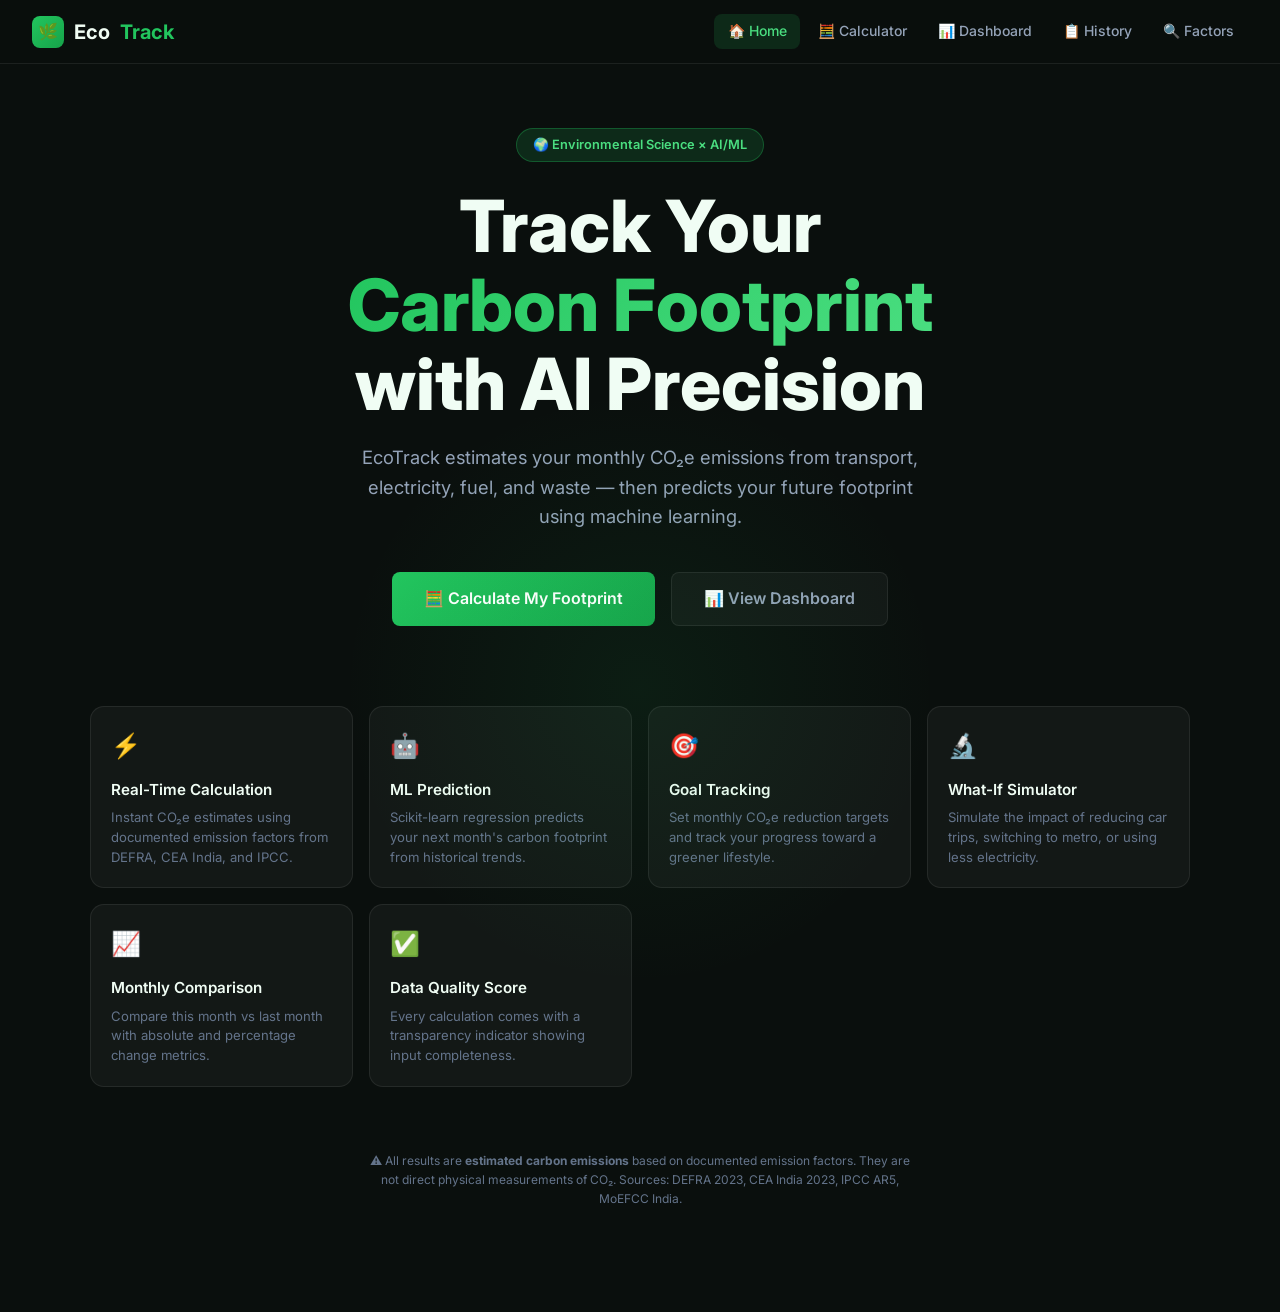
<file: templates/index.html>
<!DOCTYPE html>
<html lang="en">

<head>
    <meta charset="UTF-8" />
    <meta name="viewport" content="width=device-width, initial-scale=1.0" />
    <title>EcoTrack — AI Carbon Footprint Monitor</title>
    <meta name="description"
        content="Track, analyze, and reduce your personal carbon footprint using AI-powered insights and environmental data." />
    <link rel="stylesheet" href="/static/css/style.css" />
</head>

<body>

    <!-- NAVBAR -->
    <nav class="navbar">
        <a class="navbar-brand" href="/">
            <div class="brand-icon">🌿</div>
            Eco<span>Track</span>
        </a>
        <ul class="navbar-links">
            <li><a href="/" class="active">🏠 Home</a></li>
            <li><a href="/calculator">🧮 Calculator</a></li>
            <li><a href="/dashboard">📊 Dashboard</a></li>
            <li><a href="/history">📋 History</a></li>
            <li><a href="/emission-factors">🔍 Factors</a></li>
        </ul>
    </nav>

    <!-- HERO -->
    <main class="hero">
        <div class="hero-badge">🌍 Environmental Science × AI/ML</div>

        <h1>
            Track Your<br />
            <span class="highlight">Carbon Footprint</span><br />
            with AI Precision
        </h1>

        <p>
            EcoTrack estimates your monthly CO₂e emissions from transport,
            electricity, fuel, and waste — then predicts your future footprint
            using machine learning.
        </p>

        <div class="hero-actions">
            <a href="/calculator" class="btn btn-primary btn-lg">
                🧮 Calculate My Footprint
            </a>
            <a href="/dashboard" class="btn btn-secondary btn-lg">
                📊 View Dashboard
            </a>
        </div>

        <!-- FEATURE CARDS -->
        <div class="feature-grid" style="max-width:1100px; width:100%;">
            <div class="feature-item">
                <div class="feature-icon">⚡</div>
                <h3>Real-Time Calculation</h3>
                <p>Instant CO₂e estimates using documented emission factors from DEFRA, CEA India, and IPCC.</p>
            </div>
            <div class="feature-item">
                <div class="feature-icon">🤖</div>
                <h3>ML Prediction</h3>
                <p>Scikit-learn regression predicts your next month's carbon footprint from historical trends.</p>
            </div>
            <div class="feature-item">
                <div class="feature-icon">🎯</div>
                <h3>Goal Tracking</h3>
                <p>Set monthly CO₂e reduction targets and track your progress toward a greener lifestyle.</p>
            </div>
            <div class="feature-item">
                <div class="feature-icon">🔬</div>
                <h3>What-If Simulator</h3>
                <p>Simulate the impact of reducing car trips, switching to metro, or using less electricity.</p>
            </div>
            <div class="feature-item">
                <div class="feature-icon">📈</div>
                <h3>Monthly Comparison</h3>
                <p>Compare this month vs last month with absolute and percentage change metrics.</p>
            </div>
            <div class="feature-item">
                <div class="feature-icon">✅</div>
                <h3>Data Quality Score</h3>
                <p>Every calculation comes with a transparency indicator showing input completeness.</p>
            </div>
        </div>

        <!-- DISCLAIMER -->
        <p style="margin-top:4rem; font-size:0.75rem; color:var(--text-muted); max-width:560px;">
            ⚠️ All results are <strong>estimated carbon emissions</strong> based on documented emission factors.
            They are not direct physical measurements of CO₂. Sources: DEFRA 2023, CEA India 2023, IPCC AR5, MoEFCC
            India.
        </p>
    </main>

    <script src="/static/js/main.js"></script>
</body>

</html>
</file>
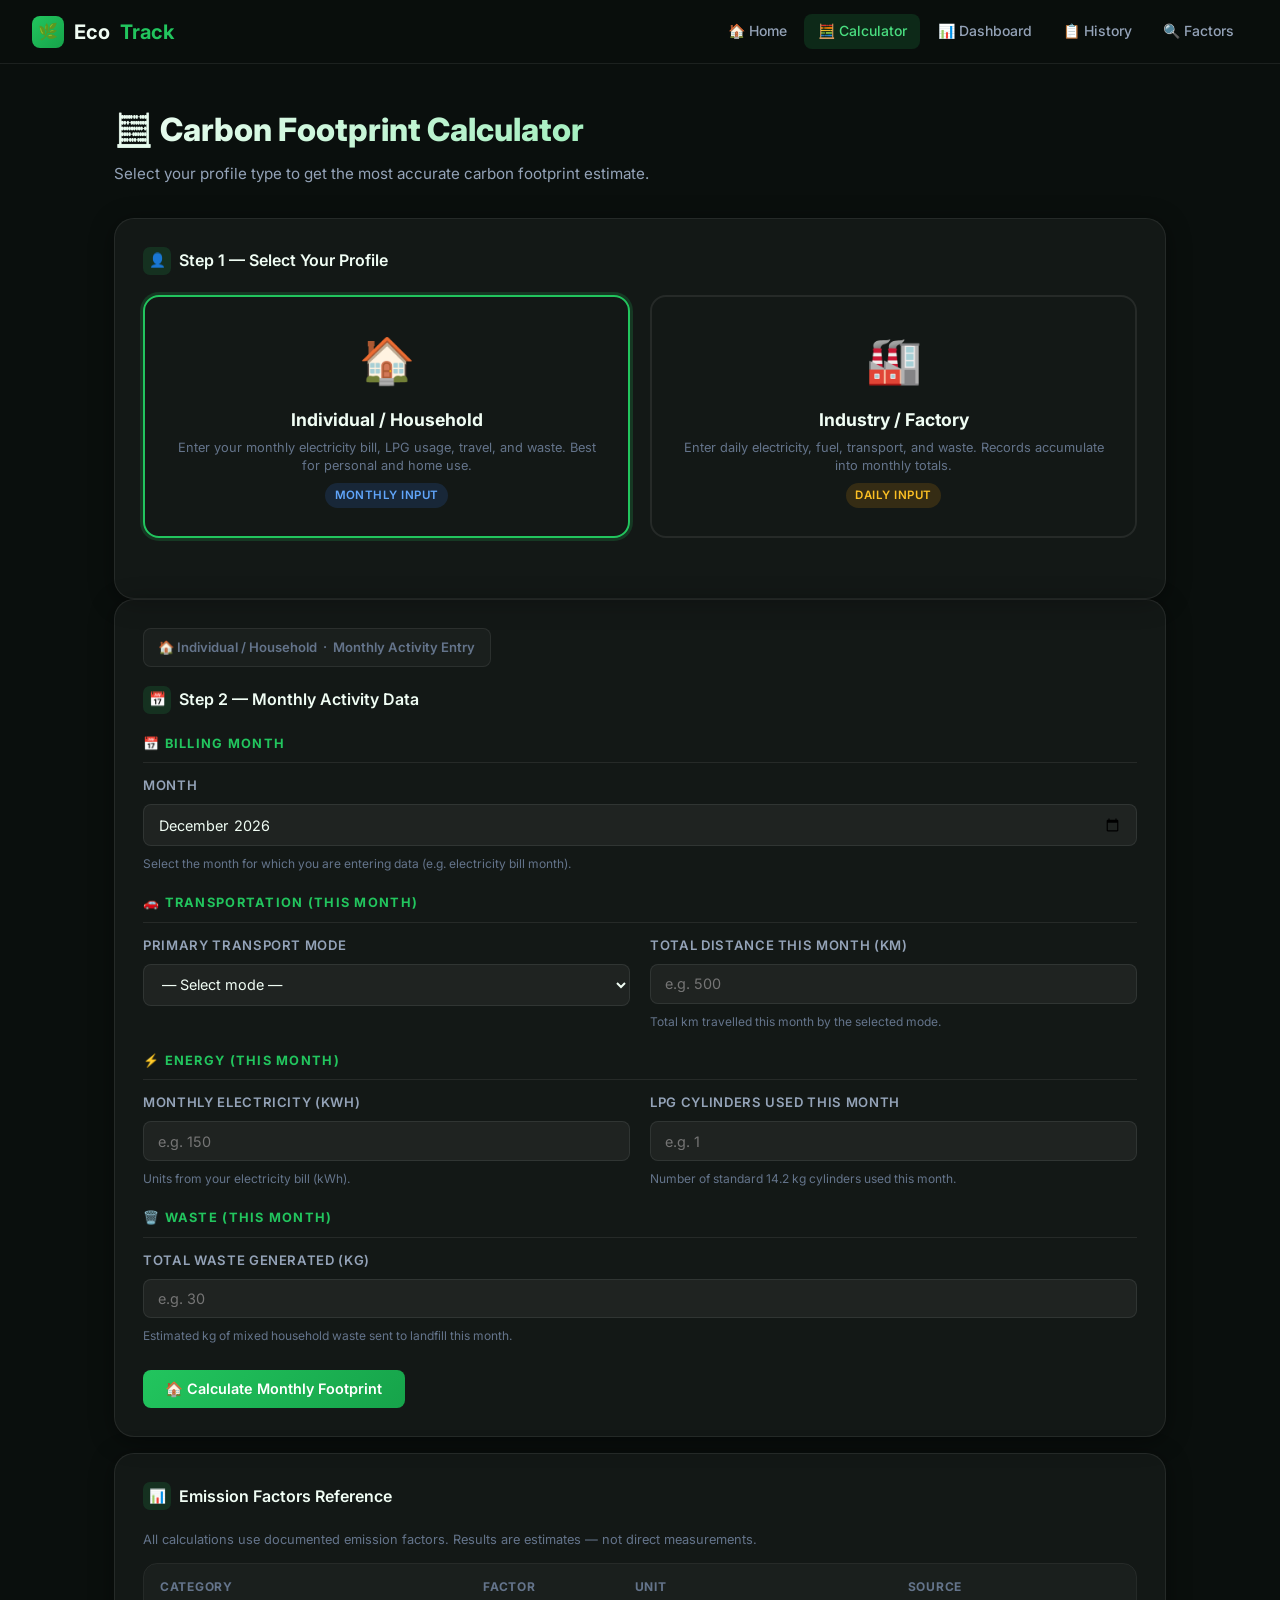
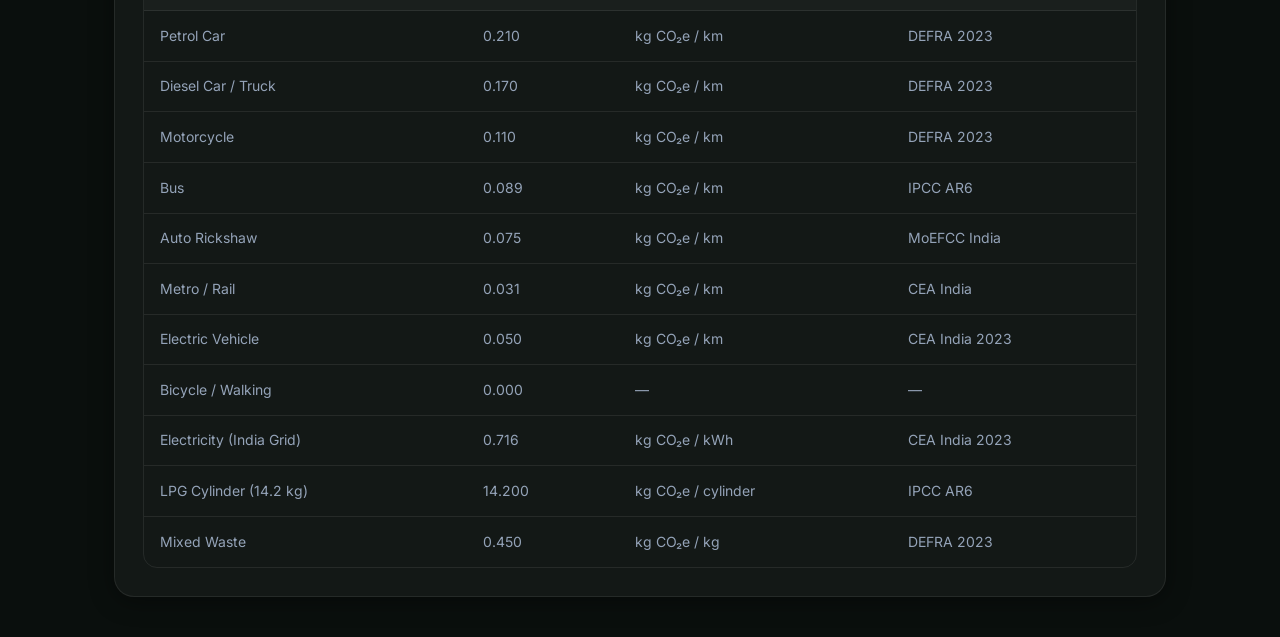
<file: templates/calculator.html>
<!DOCTYPE html>
<html lang="en">
<head>
  <meta charset="UTF-8" />
  <meta name="viewport" content="width=device-width, initial-scale=1.0" />
  <title>Carbon Calculator — EcoTrack</title>
  <meta name="description"
    content="Calculate your carbon footprint. Individual monthly mode or Industry daily mode." />
  <link rel="stylesheet" href="/static/css/style.css" />
  <style>
    /* ---- Mode Selection Cards ---- */
    .mode-select-grid {
      display: grid;
      grid-template-columns: 1fr 1fr;
      gap: 1.25rem;
      margin-bottom: 2rem;
    }
    .mode-card {
      background: var(--card-bg);
      border: 2px solid var(--border);
      border-radius: 1rem;
      padding: 1.75rem 1.5rem;
      cursor: pointer;
      text-align: center;
      transition: border-color 0.2s, box-shadow 0.2s, transform 0.15s;
      user-select: none;
    }
    .mode-card:hover {
      border-color: var(--accent);
      transform: translateY(-2px);
    }
    .mode-card.active {
      border-color: var(--accent);
      box-shadow: 0 0 0 3px rgba(34,197,94,0.18);
      background: linear-gradient(135deg, rgba(34,197,94,0.07) 0%, var(--card-bg) 100%);
    }
    .mode-card-icon {
      font-size: 2.8rem;
      margin-bottom: 0.6rem;
      display: block;
    }
    .mode-card-title {
      font-size: 1.1rem;
      font-weight: 700;
      color: var(--text-primary);
      margin-bottom: 0.3rem;
    }
    .mode-card-subtitle {
      font-size: 0.8rem;
      color: var(--text-muted);
      line-height: 1.4;
    }
    .mode-badge {
      display: inline-block;
      font-size: 0.72rem;
      font-weight: 600;
      padding: 0.2rem 0.6rem;
      border-radius: 99px;
      margin-top: 0.5rem;
      letter-spacing: 0.04em;
      text-transform: uppercase;
    }
    .badge-individual { background: rgba(59,130,246,0.15); color: #60a5fa; }
    .badge-industry   { background: rgba(245,158,11,0.15); color: #fbbf24; }

    /* ---- Form Panels ---- */
    .calc-form-panel { display: none; }
    .calc-form-panel.visible { display: block; }

    .mode-indicator {
      display: flex;
      align-items: center;
      gap: 0.6rem;
      font-size: 0.82rem;
      font-weight: 600;
      color: var(--text-muted);
      margin-bottom: 1.2rem;
      padding: 0.5rem 0.9rem;
      background: rgba(255,255,255,0.03);
      border-radius: 0.5rem;
      border: 1px solid var(--border);
      width: fit-content;
    }
  </style>
</head>

<body>
  <nav class="navbar">
    <a class="navbar-brand" href="/"><div class="brand-icon">🌿</div>Eco<span>Track</span></a>
    <ul class="navbar-links">
      <li><a href="/">🏠 Home</a></li>
      <li><a href="/calculator" class="active">🧮 Calculator</a></li>
      <li><a href="/dashboard">📊 Dashboard</a></li>
      <li><a href="/history">📋 History</a></li>
      <li><a href="/emission-factors">🔍 Factors</a></li>
    </ul>
  </nav>

  <div class="page-container">

    <div class="page-header">
      <h1>🧮 Carbon Footprint Calculator</h1>
      <p>Select your profile type to get the most accurate carbon footprint estimate.</p>
    </div>

    <div id="alert-container"></div>

    <!-- ============================================================
         STEP 1 — MODE SELECTION
    ============================================================ -->
    <div class="card">
      <div class="card-title"><span class="icon">👤</span> Step 1 — Select Your Profile</div>

      <div class="mode-select-grid">

        <!-- Individual Card -->
        <div class="mode-card" id="mode-individual" onclick="selectMode('individual')">
          <span class="mode-card-icon">🏠</span>
          <div class="mode-card-title">Individual / Household</div>
          <div class="mode-card-subtitle">
            Enter your monthly electricity bill, LPG usage, travel, and waste.
            Best for personal and home use.
          </div>
          <span class="mode-badge badge-individual">Monthly Input</span>
        </div>

        <!-- Industry Card -->
        <div class="mode-card" id="mode-industry" onclick="selectMode('industry')">
          <span class="mode-card-icon">🏭</span>
          <div class="mode-card-title">Industry / Factory</div>
          <div class="mode-card-subtitle">
            Enter daily electricity, fuel, transport, and waste.
            Records accumulate into monthly totals.
          </div>
          <span class="mode-badge badge-industry">Daily Input</span>
        </div>

      </div>
    </div>

    <!-- ============================================================
         STEP 2a — INDIVIDUAL / HOUSEHOLD FORM (monthly inputs)
    ============================================================ -->
    <div class="card calc-form-panel" id="panel-individual">

      <div class="mode-indicator">🏠 Individual / Household &nbsp;·&nbsp; Monthly Activity Entry</div>
      <div class="card-title"><span class="icon">📅</span> Step 2 — Monthly Activity Data</div>

      <form id="form-individual" novalidate>
        <input type="hidden" id="ind-user-type" value="individual" />

        <!-- Month -->
        <div class="form-section">
          <div class="form-section-title">📅 Billing Month</div>
          <div class="form-grid">
            <div class="form-group">
              <label for="ind-month">Month</label>
              <input type="month" id="ind-month" name="month" required />
              <small style="color:var(--text-muted); font-size:0.75rem;">
                Select the month for which you are entering data (e.g. electricity bill month).
              </small>
            </div>
          </div>
        </div>

        <!-- Transport -->
        <div class="form-section">
          <div class="form-section-title">🚗 Transportation (this month)</div>
          <div class="form-grid">
            <div class="form-group">
              <label for="ind-transport-mode">Primary Transport Mode</label>
              <select id="ind-transport-mode" name="transport_mode" required>
                <option value="">— Select mode —</option>
                <option value="petrol_car">🚗 Petrol Car</option>
                <option value="diesel_car">🚙 Diesel Car</option>
                <option value="motorcycle">🏍️ Motorcycle</option>
                <option value="bus">🚌 Bus</option>
                <option value="auto_rickshaw">🛺 Auto Rickshaw</option>
                <option value="metro_rail">🚇 Metro / Rail</option>
                <option value="electric_car">⚡ Electric Car</option>
                <option value="bicycle">🚲 Bicycle</option>
                <option value="walking">🚶 Walking</option>
              </select>
            </div>
            <div class="form-group">
              <label for="ind-distance">Total Distance This Month (km)</label>
              <input type="number" id="ind-distance" min="0" max="10000"
                step="1" placeholder="e.g. 500" required />
              <small style="color:var(--text-muted); font-size:0.75rem;">
                Total km travelled this month by the selected mode.
              </small>
            </div>
          </div>
        </div>

        <!-- Energy -->
        <div class="form-section">
          <div class="form-section-title">⚡ Energy (this month)</div>
          <div class="form-grid">
            <div class="form-group">
              <label for="ind-electricity">Monthly Electricity (kWh)</label>
              <input type="number" id="ind-electricity" min="0" max="5000"
                step="0.1" placeholder="e.g. 150" required />
              <small style="color:var(--text-muted); font-size:0.75rem;">
                Units from your electricity bill (kWh).
              </small>
            </div>
            <div class="form-group">
              <label for="ind-lpg">LPG Cylinders Used This Month</label>
              <input type="number" id="ind-lpg" min="0" max="10"
                step="0.1" placeholder="e.g. 1" required />
              <small style="color:var(--text-muted); font-size:0.75rem;">
                Number of standard 14.2 kg cylinders used this month.
              </small>
            </div>
          </div>
        </div>

        <!-- Waste -->
        <div class="form-section">
          <div class="form-section-title">🗑️ Waste (this month)</div>
          <div class="form-grid">
            <div class="form-group">
              <label for="ind-waste">Total Waste Generated (kg)</label>
              <input type="number" id="ind-waste" min="0" max="500"
                step="0.5" placeholder="e.g. 30" required />
              <small style="color:var(--text-muted); font-size:0.75rem;">
                Estimated kg of mixed household waste sent to landfill this month.
              </small>
            </div>
          </div>
        </div>

        <div style="display:flex; gap:1rem; align-items:center; margin-top:1.5rem; flex-wrap:wrap;">
          <button type="submit" class="btn btn-primary" id="ind-calc-btn">
            🏠 Calculate Monthly Footprint
          </button>
          <div class="spinner" id="ind-spinner"></div>
        </div>
      </form>
    </div>

    <!-- ============================================================
         STEP 2b — INDUSTRY / FACTORY FORM (daily inputs)
    ============================================================ -->
    <div class="card calc-form-panel" id="panel-industry">

      <div class="mode-indicator">🏭 Industry / Factory &nbsp;·&nbsp; Daily Activity Entry</div>
      <div class="card-title"><span class="icon">📅</span> Step 2 — Daily Activity Data</div>

      <form id="form-industry" novalidate>
        <input type="hidden" id="ind-user-type-industry" value="industry" />

        <!-- Date -->
        <div class="form-section">
          <div class="form-section-title">📅 Activity Date</div>
          <div class="form-grid">
            <div class="form-group">
              <label for="ind-date">Date</label>
              <input type="date" id="ind-date" name="date" required />
              <small style="color:var(--text-muted); font-size:0.75rem;">
                Date for which you are entering today's activity data.
              </small>
            </div>
          </div>
        </div>

        <!-- Transport -->
        <div class="form-section">
          <div class="form-section-title">🚗 Transportation / Logistics (today)</div>
          <div class="form-grid">
            <div class="form-group">
              <label for="ind-transport-mode-industry">Transport / Logistics Mode</label>
              <select id="ind-transport-mode-industry" name="transport_mode" required>
                <option value="">— Select mode —</option>
                <option value="petrol_car">🚗 Petrol Vehicle</option>
                <option value="diesel_car">🚙 Diesel Vehicle / Truck</option>
                <option value="motorcycle">🏍️ Motorcycle / Scooter</option>
                <option value="bus">🚌 Bus / Staff Transport</option>
                <option value="auto_rickshaw">🛺 Three-Wheeler</option>
                <option value="metro_rail">🚇 Rail / Metro</option>
                <option value="electric_car">⚡ Electric Vehicle</option>
                <option value="bicycle">🚲 Bicycle / Non-motorized</option>
                <option value="walking">🚶 Walking</option>
              </select>
            </div>
            <div class="form-group">
              <label for="ind-distance-industry">Total Distance Today (km)</label>
              <input type="number" id="ind-distance-industry" min="0" max="10000"
                step="0.1" placeholder="e.g. 200" required />
              <small style="color:var(--text-muted); font-size:0.75rem;">
                Total km of transport / logistics activity today.
              </small>
            </div>
          </div>
        </div>

        <!-- Energy -->
        <div class="form-section">
          <div class="form-section-title">⚡ Energy (today)</div>
          <div class="form-grid">
            <div class="form-group">
              <label for="ind-electricity-industry">Electricity Consumed Today (kWh)</label>
              <input type="number" id="ind-electricity-industry" min="0" max="100000"
                step="1" placeholder="e.g. 500" required />
              <small style="color:var(--text-muted); font-size:0.75rem;">
                From meter reading, energy monitoring system, or shift log.
              </small>
            </div>
            <div class="form-group">
              <label for="ind-lpg-industry">LPG / Fuel Used Today (cylinders)</label>
              <input type="number" id="ind-lpg-industry" min="0" max="100"
                step="0.01" placeholder="e.g. 2" required />
              <small style="color:var(--text-muted); font-size:0.75rem;">
                Number of standard 14.2 kg cylinders consumed today.
              </small>
            </div>
          </div>
        </div>

        <!-- Waste -->
        <div class="form-section">
          <div class="form-section-title">🗑️ Waste (today)</div>
          <div class="form-grid">
            <div class="form-group">
              <label for="ind-waste-industry">Waste Generated Today (kg)</label>
              <input type="number" id="ind-waste-industry" min="0" max="50000"
                step="0.5" placeholder="e.g. 120" required />
              <small style="color:var(--text-muted); font-size:0.75rem;">
                Total mixed industrial / municipal waste sent to landfill today.
              </small>
            </div>
          </div>
        </div>

        <div style="display:flex; gap:1rem; align-items:center; margin-top:1.5rem; flex-wrap:wrap;">
          <button type="submit" class="btn btn-primary" id="ind-calc-btn-industry">
            🏭 Calculate Daily Footprint
          </button>
          <div class="spinner" id="ind-spinner-industry"></div>
        </div>
      </form>
    </div>

    <!-- ============================================================
         RESULT PANEL (shared by both modes)
    ============================================================ -->
    <div id="result-panel" class="result-panel" style="display:none;">

      <div class="result-header">
        <div class="result-icon" id="result-icon">🌿</div>
        <div>
          <div style="font-size:0.85rem; color:var(--text-secondary); margin-bottom:0.25rem;"
               id="result-period-label">Carbon Footprint</div>
          <div class="result-total">
            <span id="result-total-value">—</span>
            <span class="result-unit">kg CO₂e</span>
          </div>
          <div style="font-size:0.8rem; color:var(--text-muted); margin-top:0.25rem;"
               id="result-date-label"></div>
        </div>
      </div>

      <div class="breakdown-grid">
        <div class="breakdown-item">
          <div class="breakdown-icon">🚗</div>
          <div class="breakdown-label">Transport</div>
          <div class="breakdown-value"><span id="r-transport">—</span> kg</div>
        </div>
        <div class="breakdown-item">
          <div class="breakdown-icon">⚡</div>
          <div class="breakdown-label">Electricity</div>
          <div class="breakdown-value"><span id="r-electricity">—</span> kg</div>
        </div>
        <div class="breakdown-item">
          <div class="breakdown-icon">🔥</div>
          <div class="breakdown-label">Fuel (LPG)</div>
          <div class="breakdown-value"><span id="r-fuel">—</span> kg</div>
        </div>
        <div class="breakdown-item">
          <div class="breakdown-icon">🗑️</div>
          <div class="breakdown-label">Waste</div>
          <div class="breakdown-value"><span id="r-waste">—</span> kg</div>
        </div>
      </div>

      <div style="display:flex; align-items:center; gap:0.75rem; margin-top:1rem;">
        <span style="font-size:0.85rem; color:var(--text-secondary);">Data Quality:</span>
        <span id="quality-badge" class="quality-badge quality-medium">Medium</span>
      </div>

      <div id="quality-notes-container"></div>

      <div id="anomaly-warning" class="alert alert-warning" style="display:none; margin-top:1rem;">
        ⚠️ <span id="anomaly-message"></span>
      </div>

      <div class="alert alert-info" style="margin-top:1rem;" id="result-saved-msg">
        ✅ Saved to your history. Visit the
        <a href="/dashboard" style="color:var(--accent);">Dashboard</a>
        to see your monthly aggregated footprint.
      </div>

    </div>

    <!-- EMISSION FACTORS REFERENCE -->
    <div class="card" style="margin-top:1rem;">
      <div class="card-title"><span class="icon">📊</span> Emission Factors Reference</div>
      <p style="font-size:0.8rem; color:var(--text-muted); margin-bottom:0.75rem;">
        All calculations use documented emission factors. Results are estimates — not direct measurements.
      </p>
      <div class="table-container">
        <table>
          <thead>
            <tr><th>Category</th><th>Factor</th><th>Unit</th><th>Source</th></tr>
          </thead>
          <tbody>
            <tr><td>Petrol Car</td><td>0.210</td><td>kg CO₂e / km</td><td>DEFRA 2023</td></tr>
            <tr><td>Diesel Car / Truck</td><td>0.170</td><td>kg CO₂e / km</td><td>DEFRA 2023</td></tr>
            <tr><td>Motorcycle</td><td>0.110</td><td>kg CO₂e / km</td><td>DEFRA 2023</td></tr>
            <tr><td>Bus</td><td>0.089</td><td>kg CO₂e / km</td><td>IPCC AR6</td></tr>
            <tr><td>Auto Rickshaw</td><td>0.075</td><td>kg CO₂e / km</td><td>MoEFCC India</td></tr>
            <tr><td>Metro / Rail</td><td>0.031</td><td>kg CO₂e / km</td><td>CEA India</td></tr>
            <tr><td>Electric Vehicle</td><td>0.050</td><td>kg CO₂e / km</td><td>CEA India 2023</td></tr>
            <tr><td>Bicycle / Walking</td><td>0.000</td><td>—</td><td>—</td></tr>
            <tr><td>Electricity (India Grid)</td><td>0.716</td><td>kg CO₂e / kWh</td><td>CEA India 2023</td></tr>
            <tr><td>LPG Cylinder (14.2 kg)</td><td>14.200</td><td>kg CO₂e / cylinder</td><td>IPCC AR6</td></tr>
            <tr><td>Mixed Waste</td><td>0.450</td><td>kg CO₂e / kg</td><td>DEFRA 2023</td></tr>
          </tbody>
        </table>
      </div>
    </div>

  </div>

  <script src="/static/js/main.js"></script>
  <script src="/static/js/calculator.js"></script>
</body>
</html>
</file>
<file: static/css/style.css>
/* ============================================================
   EcoTrack — Global Design System
   Dark mode, glassmorphism, green accent, premium feel
   ============================================================ */

@import url('https://fonts.googleapis.com/css2?family=Inter:wght@300;400;500;600;700;800&display=swap');

/* ---- CSS Variables ---- */
:root {
    --bg-primary: #0a0f0d;
    --bg-secondary: #111a14;
    --bg-card: rgba(255, 255, 255, 0.04);
    --bg-card-hover: rgba(255, 255, 255, 0.07);

    --accent: #22c55e;
    --accent-dark: #16a34a;
    --accent-light: #4ade80;
    --accent-glow: rgba(34, 197, 94, 0.15);

    --text-primary: #f0fdf4;
    --text-secondary: #94a3b8;
    --text-muted: #64748b;

    --border: rgba(255, 255, 255, 0.08);
    --border-accent: rgba(34, 197, 94, 0.3);

    --danger: #ef4444;
    --warning: #f59e0b;
    --info: #3b82f6;

    --radius-sm: 8px;
    --radius-md: 14px;
    --radius-lg: 20px;
    --radius-xl: 28px;

    --shadow-card: 0 4px 24px rgba(0, 0, 0, 0.4);
    --shadow-glow: 0 0 40px rgba(34, 197, 94, 0.12);

    --transition: all 0.25s cubic-bezier(0.4, 0, 0.2, 1);
}

/* ---- Reset ---- */
*,
*::before,
*::after {
    box-sizing: border-box;
    margin: 0;
    padding: 0;
}

html {
    scroll-behavior: smooth;
}

body {
    font-family: 'Inter', sans-serif;
    background: var(--bg-primary);
    color: var(--text-primary);
    min-height: 100vh;
    line-height: 1.6;
    -webkit-font-smoothing: antialiased;
}

a {
    text-decoration: none;
    color: inherit;
}

img {
    max-width: 100%;
}

/* ---- Scrollbar ---- */
::-webkit-scrollbar {
    width: 6px;
}

::-webkit-scrollbar-track {
    background: var(--bg-primary);
}

::-webkit-scrollbar-thumb {
    background: var(--border);
    border-radius: 3px;
}

::-webkit-scrollbar-thumb:hover {
    background: var(--accent-dark);
}

/* ============================================================
   NAVIGATION
   ============================================================ */
.navbar {
    position: sticky;
    top: 0;
    z-index: 100;
    display: flex;
    align-items: center;
    justify-content: space-between;
    padding: 0 2rem;
    height: 64px;
    background: rgba(10, 15, 13, 0.85);
    backdrop-filter: blur(20px);
    border-bottom: 1px solid var(--border);
}

.navbar-brand {
    display: flex;
    align-items: center;
    gap: 10px;
    font-weight: 700;
    font-size: 1.25rem;
    color: var(--text-primary);
}

.navbar-brand .brand-icon {
    width: 32px;
    height: 32px;
    background: linear-gradient(135deg, var(--accent), var(--accent-dark));
    border-radius: 8px;
    display: flex;
    align-items: center;
    justify-content: center;
    font-size: 1rem;
}

.navbar-brand span {
    color: var(--accent);
}

.navbar-links {
    display: flex;
    gap: 0.25rem;
    list-style: none;
}

.navbar-links a {
    display: flex;
    align-items: center;
    gap: 6px;
    padding: 0.4rem 0.85rem;
    border-radius: var(--radius-sm);
    font-size: 0.875rem;
    font-weight: 500;
    color: var(--text-secondary);
    transition: var(--transition);
}

.navbar-links a:hover,
.navbar-links a.active {
    background: var(--accent-glow);
    color: var(--accent-light);
}

/* ============================================================
   LAYOUT CONTAINERS
   ============================================================ */
.page-container {
    max-width: 1100px;
    margin: 0 auto;
    padding: 2.5rem 1.5rem;
}

.page-header {
    margin-bottom: 2rem;
}

.page-header h1 {
    font-size: 2rem;
    font-weight: 800;
    background: linear-gradient(135deg, var(--text-primary), var(--accent-light));
    -webkit-background-clip: text;
    -webkit-text-fill-color: transparent;
    background-clip: text;
}

.page-header p {
    color: var(--text-secondary);
    margin-top: 0.4rem;
    font-size: 0.95rem;
}

/* ============================================================
   CARDS
   ============================================================ */
.card {
    background: var(--bg-card);
    border: 1px solid var(--border);
    border-radius: var(--radius-lg);
    padding: 1.75rem;
    box-shadow: var(--shadow-card);
    transition: var(--transition);
}

.card:hover {
    border-color: var(--border-accent);
}

.card-title {
    font-size: 1rem;
    font-weight: 600;
    color: var(--text-primary);
    margin-bottom: 1.25rem;
    display: flex;
    align-items: center;
    gap: 8px;
}

.card-title .icon {
    width: 28px;
    height: 28px;
    background: var(--accent-glow);
    border-radius: 7px;
    display: flex;
    align-items: center;
    justify-content: center;
    font-size: 0.85rem;
    color: var(--accent);
}

/* ============================================================
   STAT CARDS (dashboard)
   ============================================================ */
.stat-grid {
    display: grid;
    grid-template-columns: repeat(auto-fit, minmax(200px, 1fr));
    gap: 1rem;
    margin-bottom: 1.5rem;
}

.stat-card {
    background: var(--bg-card);
    border: 1px solid var(--border);
    border-radius: var(--radius-md);
    padding: 1.25rem 1.5rem;
    transition: var(--transition);
}

.stat-card:hover {
    border-color: var(--border-accent);
    box-shadow: var(--shadow-glow);
}

.stat-label {
    font-size: 0.78rem;
    font-weight: 500;
    color: var(--text-muted);
    text-transform: uppercase;
    letter-spacing: 0.06em;
    margin-bottom: 0.5rem;
}

.stat-value {
    font-size: 2rem;
    font-weight: 800;
    color: var(--accent-light);
    line-height: 1;
}

.stat-unit {
    font-size: 0.8rem;
    color: var(--text-secondary);
    margin-top: 0.25rem;
}

.stat-change {
    font-size: 0.8rem;
    margin-top: 0.5rem;
    font-weight: 500;
}

.stat-change.up {
    color: var(--danger);
}

.stat-change.down {
    color: var(--accent);
}

/* ============================================================
   FORMS
   ============================================================ */
.form-grid {
    display: grid;
    grid-template-columns: repeat(auto-fit, minmax(260px, 1fr));
    gap: 1.25rem;
}

.form-group {
    display: flex;
    flex-direction: column;
    gap: 0.5rem;
}

.form-group label {
    font-size: 0.82rem;
    font-weight: 600;
    color: var(--text-secondary);
    text-transform: uppercase;
    letter-spacing: 0.05em;
}

.form-group input,
.form-group select {
    background: rgba(255, 255, 255, 0.05);
    border: 1px solid var(--border);
    border-radius: var(--radius-sm);
    padding: 0.65rem 0.9rem;
    color: var(--text-primary);
    font-family: 'Inter', sans-serif;
    font-size: 0.9rem;
    transition: var(--transition);
    outline: none;
    width: 100%;
}

.form-group input:focus,
.form-group select:focus {
    border-color: var(--accent);
    box-shadow: 0 0 0 3px var(--accent-glow);
}

.form-group select option {
    background: #1a2e1a;
    color: var(--text-primary);
}

.form-hint {
    font-size: 0.75rem;
    color: var(--text-muted);
}

/* Section dividers inside forms */
.form-section-title {
    font-size: 0.8rem;
    font-weight: 700;
    color: var(--accent);
    text-transform: uppercase;
    letter-spacing: 0.1em;
    margin: 1.25rem 0 0.75rem;
    padding-bottom: 0.5rem;
    border-bottom: 1px solid var(--border);
}

/* ============================================================
   BUTTONS
   ============================================================ */
.btn {
    display: inline-flex;
    align-items: center;
    justify-content: center;
    gap: 8px;
    padding: 0.65rem 1.4rem;
    border-radius: var(--radius-sm);
    font-family: 'Inter', sans-serif;
    font-size: 0.9rem;
    font-weight: 600;
    cursor: pointer;
    border: none;
    transition: var(--transition);
    text-decoration: none;
}

.btn-primary {
    background: linear-gradient(135deg, var(--accent), var(--accent-dark));
    color: #fff;
}

.btn-primary:hover {
    transform: translateY(-1px);
    box-shadow: 0 4px 20px rgba(34, 197, 94, 0.35);
}

.btn-secondary {
    background: var(--bg-card);
    color: var(--text-secondary);
    border: 1px solid var(--border);
}

.btn-secondary:hover {
    border-color: var(--accent);
    color: var(--accent-light);
}

.btn-danger {
    background: rgba(239, 68, 68, 0.15);
    color: var(--danger);
    border: 1px solid rgba(239, 68, 68, 0.3);
}

.btn-danger:hover {
    background: rgba(239, 68, 68, 0.25);
}

.btn-lg {
    padding: 0.85rem 2rem;
    font-size: 1rem;
}

.btn-sm {
    padding: 0.4rem 0.9rem;
    font-size: 0.8rem;
}

.btn:disabled {
    opacity: 0.5;
    cursor: not-allowed;
    transform: none !important;
}

/* ============================================================
   ALERTS & MESSAGES
   ============================================================ */
.alert {
    padding: 0.9rem 1.2rem;
    border-radius: var(--radius-sm);
    font-size: 0.88rem;
    margin-bottom: 1rem;
    display: flex;
    align-items: flex-start;
    gap: 10px;
}

.alert-error {
    background: rgba(239, 68, 68, 0.1);
    border: 1px solid rgba(239, 68, 68, 0.25);
    color: #fca5a5;
}

.alert-success {
    background: rgba(34, 197, 94, 0.1);
    border: 1px solid rgba(34, 197, 94, 0.25);
    color: #86efac;
}

.alert-warning {
    background: rgba(245, 158, 11, 0.1);
    border: 1px solid rgba(245, 158, 11, 0.25);
    color: #fcd34d;
}

.alert-info {
    background: rgba(59, 130, 246, 0.1);
    border: 1px solid rgba(59, 130, 246, 0.25);
    color: #93c5fd;
}

/* ============================================================
   QUALITY BADGE
   ============================================================ */
.quality-badge {
    display: inline-flex;
    align-items: center;
    gap: 6px;
    padding: 0.3rem 0.75rem;
    border-radius: 999px;
    font-size: 0.78rem;
    font-weight: 600;
}

.quality-high {
    background: rgba(34, 197, 94, 0.15);
    color: var(--accent-light);
    border: 1px solid rgba(34, 197, 94, 0.3);
}

.quality-medium {
    background: rgba(245, 158, 11, 0.15);
    color: #fcd34d;
    border: 1px solid rgba(245, 158, 11, 0.3);
}

.quality-low {
    background: rgba(239, 68, 68, 0.15);
    color: #fca5a5;
    border: 1px solid rgba(239, 68, 68, 0.3);
}

/* ============================================================
   RESULT PANEL
   ============================================================ */
.result-panel {
    display: none;
    margin-top: 1.5rem;
    animation: fadeInUp 0.4s ease;
}

.result-panel.visible {
    display: block;
}

.result-total {
    text-align: center;
    padding: 2rem;
    background: linear-gradient(135deg, rgba(34, 197, 94, 0.08), rgba(34, 197, 94, 0.02));
    border: 1px solid var(--border-accent);
    border-radius: var(--radius-lg);
    margin-bottom: 1.25rem;
}

.result-total-value {
    font-size: 3.5rem;
    font-weight: 800;
    color: var(--accent-light);
    line-height: 1;
}

.result-total-label {
    font-size: 0.9rem;
    color: var(--text-secondary);
    margin-top: 0.5rem;
}

.result-breakdown {
    display: grid;
    grid-template-columns: repeat(auto-fit, minmax(140px, 1fr));
    gap: 0.75rem;
}

.breakdown-item {
    background: var(--bg-card);
    border: 1px solid var(--border);
    border-radius: var(--radius-md);
    padding: 1rem;
    text-align: center;
    transition: var(--transition);
}

.breakdown-item:hover {
    border-color: var(--border-accent);
}

.breakdown-value {
    font-size: 1.4rem;
    font-weight: 700;
    color: var(--text-primary);
}

.breakdown-label {
    font-size: 0.75rem;
    color: var(--text-muted);
    margin-top: 0.2rem;
    text-transform: capitalize;
}

/* ============================================================
   TABLE
   ============================================================ */
.table-container {
    overflow-x: auto;
    border-radius: var(--radius-md);
    border: 1px solid var(--border);
}

table {
    width: 100%;
    border-collapse: collapse;
    font-size: 0.875rem;
}

thead th {
    background: rgba(255, 255, 255, 0.03);
    padding: 0.85rem 1rem;
    text-align: left;
    font-size: 0.75rem;
    font-weight: 700;
    color: var(--text-muted);
    text-transform: uppercase;
    letter-spacing: 0.06em;
    border-bottom: 1px solid var(--border);
}

tbody td {
    padding: 0.85rem 1rem;
    border-bottom: 1px solid var(--border);
    color: var(--text-secondary);
}

tbody tr:last-child td {
    border-bottom: none;
}

tbody tr:hover {
    background: var(--bg-card-hover);
}

/* ============================================================
   PROGRESS BAR
   ============================================================ */
.progress-bar-container {
    background: rgba(255, 255, 255, 0.06);
    border-radius: 999px;
    height: 10px;
    overflow: hidden;
    margin-top: 0.5rem;
}

.progress-bar-fill {
    height: 100%;
    border-radius: 999px;
    background: linear-gradient(90deg, var(--accent), var(--accent-light));
    transition: width 0.8s cubic-bezier(0.4, 0, 0.2, 1);
}

/* ============================================================
   HERO SECTION (landing page)
   ============================================================ */
.hero {
    min-height: calc(100vh - 64px);
    display: flex;
    flex-direction: column;
    align-items: center;
    justify-content: center;
    text-align: center;
    padding: 4rem 1.5rem;
    position: relative;
    overflow: hidden;
}

.hero::before {
    content: '';
    position: absolute;
    width: 600px;
    height: 600px;
    background: radial-gradient(circle, rgba(34, 197, 94, 0.08) 0%, transparent 70%);
    top: 50%;
    left: 50%;
    transform: translate(-50%, -50%);
    pointer-events: none;
}

.hero-badge {
    display: inline-flex;
    align-items: center;
    gap: 6px;
    background: var(--accent-glow);
    border: 1px solid var(--border-accent);
    border-radius: 999px;
    padding: 0.35rem 1rem;
    font-size: 0.8rem;
    font-weight: 600;
    color: var(--accent-light);
    margin-bottom: 1.5rem;
    animation: fadeInDown 0.6s ease;
}

.hero h1 {
    font-size: clamp(2.5rem, 6vw, 4.5rem);
    font-weight: 800;
    line-height: 1.1;
    margin-bottom: 1.25rem;
    animation: fadeInUp 0.7s ease;
}

.hero h1 .highlight {
    background: linear-gradient(135deg, var(--accent), var(--accent-light));
    -webkit-background-clip: text;
    -webkit-text-fill-color: transparent;
    background-clip: text;
}

.hero p {
    font-size: 1.15rem;
    color: var(--text-secondary);
    max-width: 560px;
    margin-bottom: 2.5rem;
    animation: fadeInUp 0.8s ease;
}

.hero-actions {
    display: flex;
    gap: 1rem;
    flex-wrap: wrap;
    justify-content: center;
    animation: fadeInUp 0.9s ease;
}

.feature-grid {
    display: grid;
    grid-template-columns: repeat(auto-fit, minmax(220px, 1fr));
    gap: 1rem;
    margin-top: 5rem;
    text-align: left;
    animation: fadeInUp 1s ease;
}

.feature-item {
    background: var(--bg-card);
    border: 1px solid var(--border);
    border-radius: var(--radius-md);
    padding: 1.25rem;
    transition: var(--transition);
}

.feature-item:hover {
    border-color: var(--border-accent);
    transform: translateY(-3px);
}

.feature-item .feature-icon {
    font-size: 1.5rem;
    margin-bottom: 0.75rem;
}

.feature-item h3 {
    font-size: 0.95rem;
    font-weight: 600;
    margin-bottom: 0.4rem;
}

.feature-item p {
    font-size: 0.82rem;
    color: var(--text-muted);
    line-height: 1.5;
    margin: 0;
}

/* ============================================================
   ANOMALY WARNING
   ============================================================ */
.anomaly-warning {
    display: none;
    background: rgba(245, 158, 11, 0.08);
    border: 1px solid rgba(245, 158, 11, 0.3);
    border-radius: var(--radius-sm);
    padding: 0.9rem 1.1rem;
    margin-top: 1rem;
    font-size: 0.85rem;
    color: #fcd34d;
    gap: 10px;
    align-items: flex-start;
}

.anomaly-warning.visible {
    display: flex;
}

/* ============================================================
   LOADING SPINNER
   ============================================================ */
.spinner {
    width: 20px;
    height: 20px;
    border: 2px solid rgba(255, 255, 255, 0.2);
    border-top-color: var(--accent);
    border-radius: 50%;
    animation: spin 0.7s linear infinite;
    display: none;
}

.spinner.visible {
    display: inline-block;
}

/* ============================================================
   EMPTY STATE
   ============================================================ */
.empty-state {
    text-align: center;
    padding: 3rem 1rem;
    color: var(--text-muted);
}

.empty-state .empty-icon {
    font-size: 3rem;
    margin-bottom: 1rem;
}

.empty-state h3 {
    font-size: 1rem;
    color: var(--text-secondary);
    margin-bottom: 0.5rem;
}

.empty-state p {
    font-size: 0.85rem;
}

/* ============================================================
   ANIMATIONS
   ============================================================ */
@keyframes fadeInUp {
    from {
        opacity: 0;
        transform: translateY(20px);
    }

    to {
        opacity: 1;
        transform: translateY(0);
    }
}

@keyframes fadeInDown {
    from {
        opacity: 0;
        transform: translateY(-10px);
    }

    to {
        opacity: 1;
        transform: translateY(0);
    }
}

@keyframes spin {
    to {
        transform: rotate(360deg);
    }
}

.fade-in {
    animation: fadeInUp 0.4s ease;
}

/* ============================================================
   RESPONSIVE
   ============================================================ */
@media (max-width: 768px) {
    .navbar {
        padding: 0 1rem;
        position: relative;
        flex-wrap: wrap;
        height: auto;
        min-height: 64px;
    }

    /* Hamburger button */
    .nav-hamburger {
        display: flex !important;
        flex-direction: column;
        justify-content: center;
        align-items: center;
        gap: 5px;
        width: 40px;
        height: 40px;
        background: var(--bg-card);
        border: 1px solid var(--border);
        border-radius: var(--radius-sm);
        cursor: pointer;
        padding: 8px;
    }

    .nav-hamburger span {
        display: block;
        width: 20px;
        height: 2px;
        background: var(--accent-light);
        border-radius: 2px;
        transition: var(--transition);
    }

    .nav-hamburger.open span:nth-child(1) {
        transform: translateY(7px) rotate(45deg);
    }
    .nav-hamburger.open span:nth-child(2) {
        opacity: 0;
    }
    .nav-hamburger.open span:nth-child(3) {
        transform: translateY(-7px) rotate(-45deg);
    }

    /* Mobile nav links — slide down */
    .navbar-links {
        display: none;
        flex-direction: column;
        width: 100%;
        gap: 0.25rem;
        padding: 0.75rem 0;
        border-top: 1px solid var(--border);
    }

    .navbar-links.mobile-open {
        display: flex !important;
    }

    .navbar-links a {
        padding: 0.65rem 0.75rem;
        font-size: 0.95rem;
        border-radius: var(--radius-sm);
    }

    .page-container {
        padding: 1.5rem 1rem;
    }

    .hero h1 {
        font-size: 2.2rem;
    }

    .stat-grid {
        grid-template-columns: 1fr 1fr;
    }

    .result-total-value {
        font-size: 2.5rem;
    }

    .mode-select-grid {
        grid-template-columns: 1fr;
    }

    .form-grid {
        grid-template-columns: 1fr;
    }
}

/* Hamburger hidden on desktop */
.nav-hamburger {
    display: none;
}

/* ============================================================
   EMISSION FACTOR EXPLORER
   ============================================================ */

/* Methodology card */
.ef-methodology .ef-formula-box {
  display: flex;
  align-items: center;
  gap: 1rem;
  flex-wrap: wrap;
  margin: 1rem 0;
  padding: 1rem 1.25rem;
  background: rgba(34, 197, 94, 0.06);
  border: 1px solid var(--border-accent);
  border-radius: var(--radius-md);
}

.ef-formula-term {
  font-size: 1rem;
  font-weight: 700;
  color: var(--accent-light);
  background: rgba(34, 197, 94, 0.12);
  padding: 0.35rem 0.75rem;
  border-radius: 6px;
}

.ef-formula-op {
  font-size: 1.3rem;
  font-weight: 800;
  color: var(--text-muted);
}

.ef-formula-result {
  font-size: 1rem;
  font-weight: 700;
  color: var(--text-primary);
  background: rgba(255, 255, 255, 0.07);
  padding: 0.35rem 0.75rem;
  border-radius: 6px;
}

.ef-method-note {
  font-size: 0.83rem;
  color: var(--text-secondary);
  line-height: 1.6;
  margin-bottom: 0.75rem;
}

.ef-source-note {
  font-size: 0.78rem;
  color: var(--text-muted);
  padding: 0.5rem 0.85rem;
  background: rgba(255, 255, 255, 0.03);
  border-radius: 6px;
  border-left: 3px solid var(--accent-dark);
}

/* Expandable factor card */
.ef-card {
  padding: 0;
  overflow: hidden;
}

.ef-toggle {
  width: 100%;
  display: flex;
  align-items: center;
  gap: 0.75rem;
  padding: 1.1rem 1.25rem;
  background: transparent;
  border: none;
  cursor: pointer;
  text-align: left;
  transition: var(--transition);
  flex-wrap: wrap;
}

.ef-toggle:hover {
  background: rgba(255, 255, 255, 0.03);
}

.ef-toggle-icon {
  font-size: 1.3rem;
  flex-shrink: 0;
}

.ef-toggle-title {
  font-size: 0.95rem;
  font-weight: 700;
  color: var(--text-primary);
  min-width: 130px;
  flex-shrink: 0;
}

.ef-toggle-factor {
  flex: 1;
  font-size: 0.83rem;
  color: var(--accent-light);
  font-weight: 600;
}

.ef-toggle-arrow {
  font-size: 0.75rem;
  color: var(--text-muted);
  flex-shrink: 0;
  transition: var(--transition);
}

/* Accordion body — collapsed by default */
.ef-body {
  display: none;
  padding: 0.25rem 1.25rem 1.25rem;
  border-top: 1px solid var(--border);
}

.ef-body.ef-body-open {
  display: block;
}

/* Factor detail grid */
.ef-grid {
  display: grid;
  grid-template-columns: repeat(auto-fill, minmax(260px, 1fr));
  gap: 0.75rem;
  margin-top: 1rem;
}

.ef-item {
  background: rgba(255, 255, 255, 0.03);
  border: 1px solid var(--border);
  border-radius: var(--radius-sm);
  padding: 0.75rem 1rem;
}

.ef-label {
  font-size: 0.7rem;
  text-transform: uppercase;
  letter-spacing: 0.08em;
  color: var(--text-muted);
  margin-bottom: 0.3rem;
}

.ef-value {
  font-size: 0.87rem;
  color: var(--text-primary);
  font-weight: 500;
  line-height: 1.45;
}

/* Transport table */
.ef-table-wrap {
  overflow-x: auto;
  margin-top: 0.5rem;
  border-radius: var(--radius-sm);
}

.ef-table {
  width: 100%;
  border-collapse: collapse;
  font-size: 0.83rem;
  min-width: 520px;
}

.ef-table th {
  text-align: left;
  padding: 0.65rem 0.9rem;
  background: rgba(255, 255, 255, 0.05);
  color: var(--text-muted);
  font-size: 0.73rem;
  text-transform: uppercase;
  letter-spacing: 0.06em;
  border-bottom: 1px solid var(--border);
  white-space: nowrap;
}

.ef-table td {
  padding: 0.6rem 0.9rem;
  color: var(--text-secondary);
  border-bottom: 1px solid rgba(255, 255, 255, 0.04);
}

.ef-table tr:last-child td {
  border-bottom: none;
}

.ef-table tr:hover td {
  background: rgba(255, 255, 255, 0.025);
}

.ef-zero-row td {
  color: var(--text-muted);
}

/* Responsive */
@media (max-width: 600px) {
  .ef-formula-box {
    flex-direction: column;
    align-items: flex-start;
    gap: 0.5rem;
  }

  .ef-toggle-factor {
    width: 100%;
    margin-left: 2.1rem;
  }

  .ef-grid {
    grid-template-columns: 1fr;
  }
}
</file>
